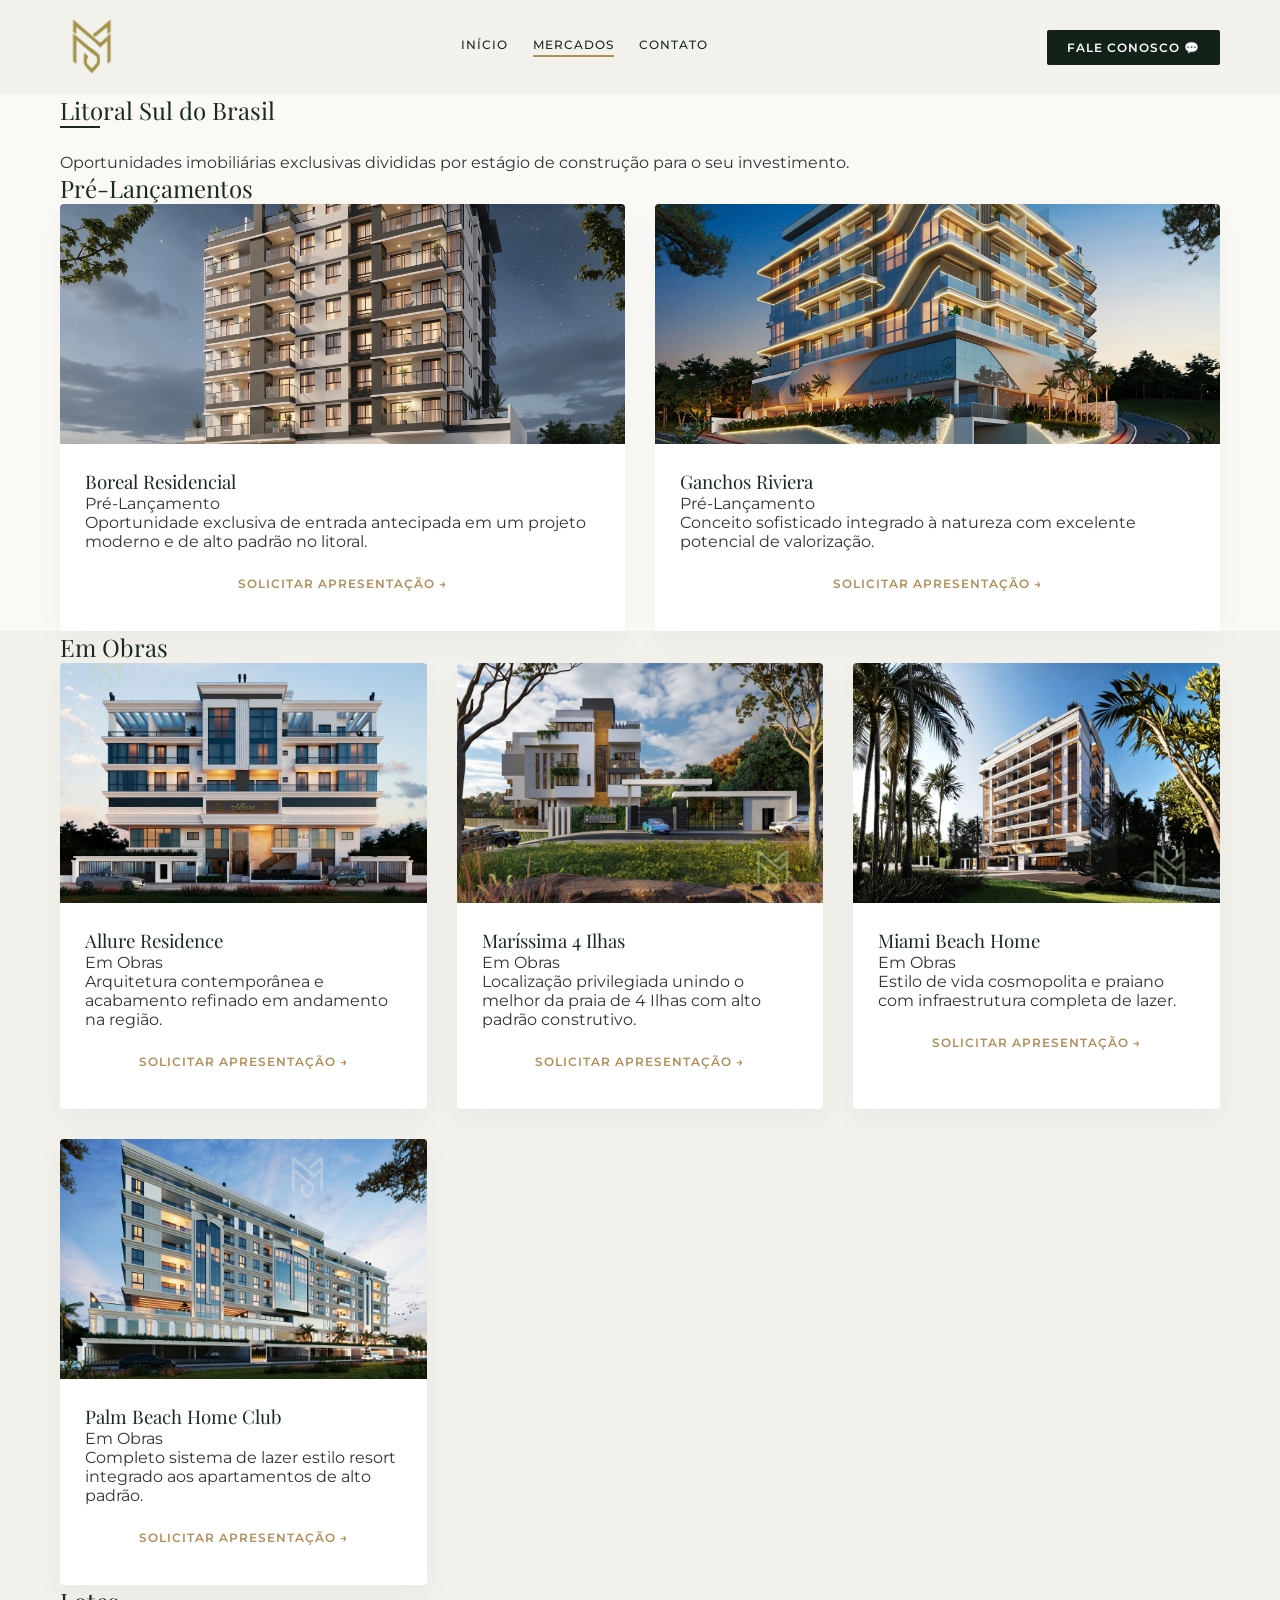
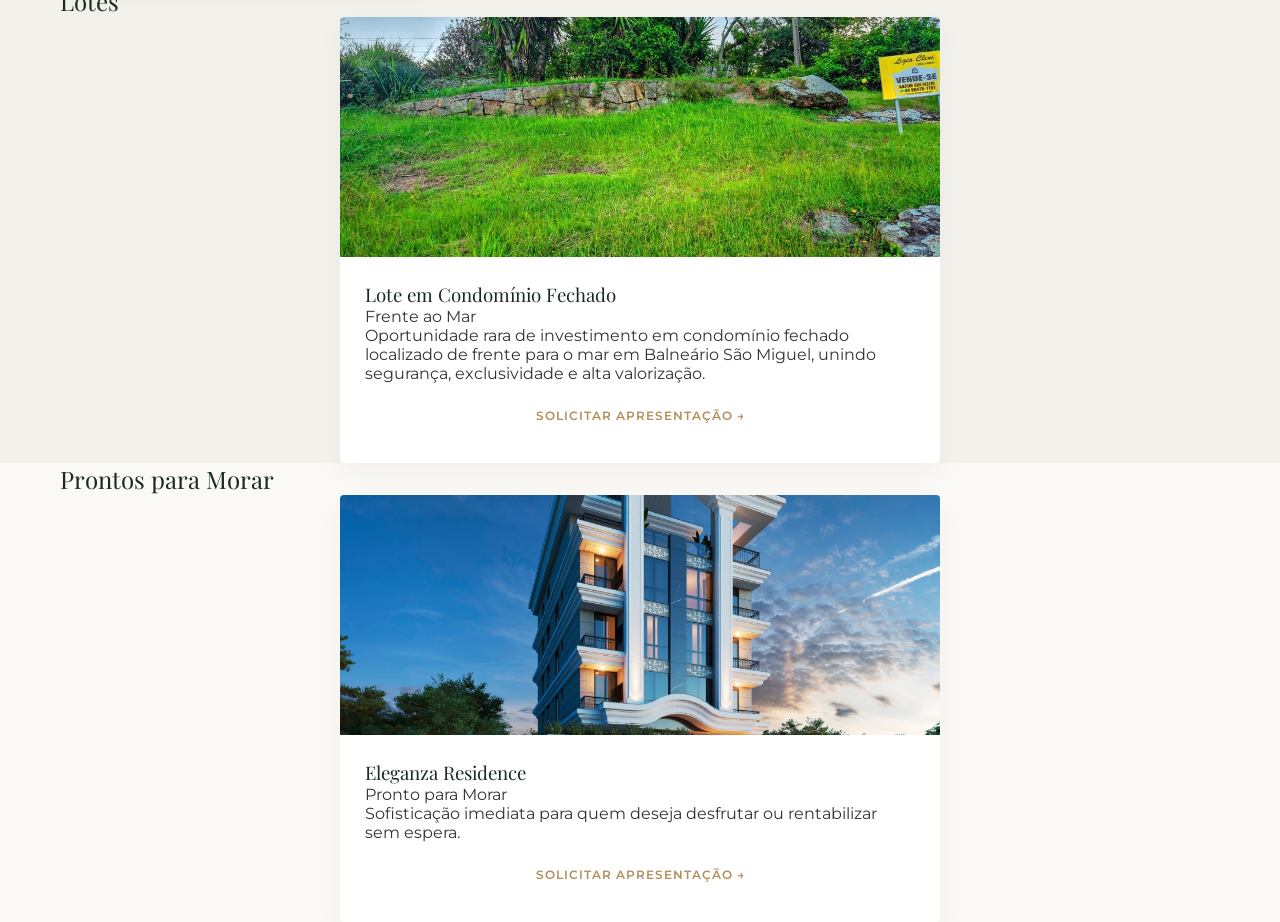
<file: litoral-sul.html>
<!DOCTYPE html>
<html lang="pt-BR">
<head>
    <meta charset="UTF-8">
    <meta name="viewport" content="width=device-width, initial-scale=1.0">
    <title>Litoral Sul do Brasil | Santa Mali</title>
    <link href="https://fonts.googleapis.com/css2?family=Playfair+Display:ital,wght@0,400;0,600;1,400&family=Montserrat:wght@400;500;600&display=swap" rel="stylesheet">
    <link rel="stylesheet" href="style.css">
</head>
<body>

    <!-- CABEÇALHO -->
    <header class="navbar">
        <div class="container nav-container">
            <a href="index.html"><img src="logo-novo.png" alt="Santa Mali" class="logo"></a>
            <nav class="nav-links">
                <a href="index.html">INÍCIO</a>
                <a href="#" class="active">MERCADOS</a>
                <a href="#formulario">CONTATO</a>
            </nav>
            <a href="https://wa.me/5548992104003" target="_blank" class="btn-dark btn-small">FALE CONOSCO 💬</a>
        </div>
    </header>

    <!-- TÍTULO DA PÁGINA -->
    <section class="pagina-header">
        <div class="container">
            <h1>Litoral Sul do Brasil</h1>
            <hr class="linha-curta">
            <p>Oportunidades imobiliárias exclusivas divididas por estágio de construção para o seu investimento.</p>
        </div>
    </section>

    <!-- CATEGORIA: PRÉ-LANÇAMENTOS -->
    <section class="empreendimentos-section">
        <div class="container">
            <h2 class="categoria-titulo">Pré-Lançamentos</h2>
            <div class="empreendimentos-grid">
                
                <!-- Boreal Residencial -->
                <div class="empreendimento-card">
                    <div class="empreendimento-img-wrapper">
                        <img src="boreal-residencial.jpg" alt="Boreal Residencial">
                        <span class="tag-localizacao">📍 Litoral Sul</span>
                    </div>
                    <div class="empreendimento-info">
                        <h3>Boreal Residencial</h3>
                        <p class="subtitulo-local">Pré-Lançamento</p>
                        <p class="descricao">Oportunidade exclusiva de entrada antecipada em um projeto moderno e de alto padrão no litoral.</p>
                       <a href="https://wa.me/5548992104003" target="_blank" class="btn-outline btn-full">SOLICITAR APRESENTAÇÃO →</a>
                    </div>
                </div>

                <!-- Ganchos Riviera -->
                <div class="empreendimento-card">
                    <div class="empreendimento-img-wrapper">
                        <img src="ganchos-riviera.jpg" alt="Ganchos Riviera">
                        <span class="tag-localizacao">📍 Litoral Sul</span>
                    </div>
                    <div class="empreendimento-info">
                        <h3>Ganchos Riviera</h3>
                        <p class="subtitulo-local">Pré-Lançamento</p>
                        <p class="descricao">Conceito sofisticado integrado à natureza com excelente potencial de valorização.</p>
                     <a href="https://wa.me/5548992104003" target="_blank" class="btn-outline btn-full">SOLICITAR APRESENTAÇÃO →</a>
                    </div>
                </div>

            </div>
        </div>
    </section>

    <!-- CATEGORIA: EM OBRAS -->
    <section class="empreendimentos-section" style="background-color: #f3f1eb;">
        <div class="container">
            <h2 class="categoria-titulo">Em Obras</h2>
            <div class="empreendimentos-grid">
                
                <!-- Allure Residence -->
                <div class="empreendimento-card">
                    <div class="empreendimento-img-wrapper">
                        <img src="allure-residence.jpg" alt="Allure Residence">
                        <span class="tag-localizacao">📍 Litoral Sul</span>
                    </div>
                    <div class="empreendimento-info">
                        <h3>Allure Residence</h3>
                        <p class="subtitulo-local">Em Obras</p>
                        <p class="descricao">Arquitetura contemporânea e acabamento refinado em andamento na região.</p>
                        <a href="https://wa.me/5548992104003" target="_blank" class="btn-outline btn-full">SOLICITAR APRESENTAÇÃO →</a>
                    </div>
                </div>

                <!-- Maríssima 4 Ilhas -->
                <div class="empreendimento-card">
                    <div class="empreendimento-img-wrapper">
                        <img src="marissima-4-ilhas.jpg" alt="Maríssima 4 Ilhas">
                        <span class="tag-localizacao">📍 Litoral Sul</span>
                    </div>
                    <div class="empreendimento-info">
                        <h3>Maríssima 4 Ilhas</h3>
                        <p class="subtitulo-local">Em Obras</p>
                        <p class="descricao">Localização privilegiada unindo o melhor da praia de 4 Ilhas com alto padrão construtivo.</p>
                        <a href="https://wa.me/5548992104003" target="_blank" class="btn-outline btn-full">SOLICITAR APRESENTAÇÃO →</a>
                    </div>
                </div>

                <!-- Miami Beach Home -->
                <div class="empreendimento-card">
                    <div class="empreendimento-img-wrapper">
                        <img src="miami-beach-home.jpg" alt="Miami Beach Home">
                        <span class="tag-localizacao">📍 Litoral Sul</span>
                    </div>
                    <div class="empreendimento-info">
                        <h3>Miami Beach Home</h3>
                        <p class="subtitulo-local">Em Obras</p>
                        <p class="descricao">Estilo de vida cosmopolita e praiano com infraestrutura completa de lazer.</p>
                        <a href="https://wa.me/5548992104003" target="_blank" class="btn-outline btn-full">SOLICITAR APRESENTAÇÃO →</a>
                    </div>
                </div>

                <!-- Palm Beach Home Club -->
                <div class="empreendimento-card">
                    <div class="empreendimento-img-wrapper">
                        <img src="palm-beach-home-club.jpg" alt="Palm Beach Home Club">
                        <span class="tag-localizacao">📍 Litoral Sul</span>
                    </div>
                    <div class="empreendimento-info">
                        <h3>Palm Beach Home Club</h3>
                        <p class="subtitulo-local">Em Obras</p>
                        <p class="descricao">Completo sistema de lazer estilo resort integrado aos apartamentos de alto padrão.</p>
                        <a href="https://wa.me/5548992104003" target="_blank" class="btn-outline btn-full">SOLICITAR APRESENTAÇÃO →</a>
                    </div>
                </div>

            </div>
        </div>
    </section>
    
<!-- CATEGORIA: LOTES -->
    <section class="empreendimentos-section" style="background-color: var(--bege-claro);">
        <div class="container">
            <h2 class="categoria-titulo">Lotes</h2>
            <div class="empreendimentos-grid" style="max-width: 600px; margin: 0 auto;">
                
                <!-- Lote Condomínio Fechado Balneário São Miguel -->
                <div class="empreendimento-card">
                    <div class="empreendimento-img-wrapper">
                        <!-- Lembre-se de subir a foto com este mesmo nome no GitHub -->
                        <img src="lote-balneario-sao-miguel.jpg" alt="Lote em Condomínio Fechado em Balneário São Miguel">
                        <span class="tag-localizacao">📍 Balneário São Miguel - Frente ao Mar</span>
                    </div>
                    <div class="empreendimento-info">
                        <h3>Lote em Condomínio Fechado</h3>
                        <p class="subtitulo-local">Frente ao Mar</p>
                        <p class="descricao">Oportunidade rara de investimento em condomínio fechado localizado de frente para o mar em Balneário São Miguel, unindo segurança, exclusividade e alta valorização.</p>
                        <a href="https://wa.me/5548992104003" target="_blank" class="btn-outline btn-full">SOLICITAR APRESENTAÇÃO →</a>
                    </div>
                </div>

            </div>
        </div>
    </section>
    
    <!-- CATEGORIA: PRONTOS PARA MORAR -->
    <section class="empreendimentos-section">
        <div class="container">
            <h2 class="categoria-titulo">Prontos para Morar</h2>
            <div class="empreendimentos-grid" style="max-width: 600px; margin: 0 auto;">
                
                <!-- Eleganza Residence -->
                <div class="empreendimento-card">
                    <div class="empreendimento-img-wrapper">
                        <img src="eleganza-residence.jpg" alt="Eleganza Residence">
                        <span class="tag-localizacao">📍 Litoral Sul</span>
                    </div>
                    <div class="empreendimento-info">
                        <h3>Eleganza Residence</h3>
                        <p class="subtitulo-local">Pronto para Morar</p>
                        <p class="descricao">Sofisticação imediata para quem deseja desfrutar ou rentabilizar sem espera.</p>
                        <a href="https://wa.me/5548992104003" target="_blank" class="btn-outline btn-full">SOLICITAR APRESENTAÇÃO →</a>
                    </div>
                </div>

            </div>
        </div>
    </section>

</body>
</html>
</file>
<file: style.css>
/* --- RESET E VARIÁVEIS --- */
:root {
    --verde-escuro: #122219;
    --dourado: #b18e5a;
    --bege-claro: #f3f1eb;
    --bege-fundo: #faf9f6;
    --texto-escuro: #192a20;
    --texto-cinza: #333333;
    --branco: #ffffff;
}

html {
    scroll-behavior: smooth;
}

* {
    margin: 0;
    padding: 0;
    box-sizing: border-box;
}

body {
    font-family: 'Montserrat', sans-serif;
    background-color: var(--bege-fundo);
    color: var(--texto-cinza);
    overflow-x: hidden;
}

h1, h2, h3, h4 {
    font-family: 'Playfair Display', serif;
    color: var(--texto-escuro);
    font-weight: normal;
}

.container {
    max-width: 1200px;
    margin: 0 auto;
    padding: 0 20px;
}

/* --- BARRA SUPERIOR --- */
.top-bar {
    background-color: var(--verde-escuro);
    color: var(--branco);
    text-align: center;
    padding: 10px;
    font-size: 11px;
    letter-spacing: 0.5px;
}
.icon-globe { color: var(--dourado); margin-right: 5px; }
.destaque-top { border-bottom: 1px solid var(--dourado); }

/* --- MENU (NAVBAR) --- */
.navbar {
    background-color: var(--bege-claro);
    padding: 15px 0;
}
.nav-container {
    display: flex;
    justify-content: space-between;
    align-items: center;
}
.logo { 
    height: 60px;
    width: auto;
}
.nav-links {
    display: flex;
    gap: 25px;
}
.nav-links a {
    text-decoration: none;
    color: var(--texto-escuro);
    font-size: 12px;
    font-weight: 500;
    letter-spacing: 1px;
}
.nav-links a.active {
    border-bottom: 2px solid var(--dourado);
    padding-bottom: 3px;
}

/* --- BOTÕES --- */
.btn-dark {
    background-color: var(--verde-escuro);
    color: var(--branco);
    padding: 15px 30px;
    text-decoration: none;
    font-size: 12px;
    font-weight: 600;
    letter-spacing: 1px;
    transition: 0.3s;
    border-radius: 2px;
    display: inline-block;
}
.btn-dark:hover { background-color: #000; }

.btn-small { padding: 10px 20px; }

.btn-outline {
    background-color: transparent;
    color: var(--dourado);
    border: 1px solid var(--dourado);
    padding: 15px 30px;
    text-decoration: none;
    font-size: 12px;
    font-weight: 600;
    letter-spacing: 1px;
    transition: 0.3s;
    border-radius: 2px;
    display: inline-block;
}
.btn-outline:hover {
    background-color: var(--dourado);
    color: var(--branco);
}

/* --- SEÇÃO PRINCIPAL (HERO) --- */
.hero {
    background: linear-gradient(90deg, var(--bege-fundo) 5%, rgba(250, 249, 246, 0.8) 25%, transparent 50%), url('fundo-claro.jpg') center/cover no-repeat;
    position: relative;
    min-height: 85vh;
    display: flex;
    flex-direction: column;
    justify-content: center;
}
.hero-container {
    max-width: 1400px; 
    width: 100%;
    margin: 0 auto;
    padding-left: 4%; 
}
.hero-content {
    max-width: 650px;
    padding-bottom: 80px; 
}
.hero h1 {
    font-size: 72px;
    line-height: 1.05;
    margin-bottom: 10px;
}
.ponto-dourado { color: var(--dourado); }
.linha-curta {
    width: 40px;
    border: none;
    border-top: 2px solid var(--texto-escuro);
    margin-bottom: 25px;
}
.hero p {
    font-size: 19px;
    line-height: 1.6;
    margin-bottom: 40px;
    color: var(--texto-escuro);
}
.destaque-texto { color: var(--dourado); font-weight: 600; }
.hero-buttons {
    display: flex;
    gap: 15px;
}

/* --- PAÍSES NO RODAPÉ DO HERO --- */
.hero-countries {
    position: absolute;
    bottom: 0;
    width: 100%;
    background: linear-gradient(to top, rgba(18, 34, 25, 0.9), rgba(18, 34, 25, 0));
    padding: 50px 0 25px 0;
}
.countries-container {
    display: flex;
    justify-content: space-between;
    align-items: center;
}
.country-item {
    display: flex;
    align-items: center;
    gap: 15px;
    flex: 1;
    justify-content: center;
}
.bandeira {
    width: 32px;
    border-radius: 2px;
    box-shadow: 0 2px 4px rgba(0,0,0,0.3);
}
.country-item h4 {
    color: var(--branco);
    font-size: 14px;
    font-family: 'Montserrat', sans-serif;
    font-weight: 600;
    margin-bottom: 5px;
    letter-spacing: 1px;
}
.country-item p {
    font-size: 12px;
    line-height: 1.4;
    color: #e0e0e0;
}
.divisor {
    width: 1px;
    height: 40px;
    background-color: rgba(255,255,255,0.2);
}

/* --- SEÇÃO DIFERENCIAIS --- */
.features {
    background-color: var(--bege-fundo);
    padding: 80px 0;
}
.features-container {
    display: flex;
    justify-content: space-between;
    gap: 40px;
}
.feature-box {
    flex: 1;
    text-align: left;
}
.feature-icon {
    width: 65px;
    height: 65px;
    border: 1px solid var(--dourado);
    border-radius: 50%;
    display: flex;
    align-items: center;
    justify-content: center;
    font-size: 24px;
    color: var(--dourado);
    margin-bottom: 20px;
}
.feature-box h4 {
    font-size: 15px;
    font-family: 'Montserrat', sans-serif;
    font-weight: 600;
    margin-bottom: 15px;
    letter-spacing: 0.5px;
    color: var(--texto-escuro);
}
.feature-box p {
    font-size: 13px;
    line-height: 1.6;
}

/* --- SEÇÃO DE FORMULÁRIO / CONTATO --- */
.contato-section {
    background-color: var(--bege-claro);
    padding: 80px 0;
}
.contato-container {
    display: flex;
    gap: 60px;
    align-items: center;
    background-color: var(--branco);
    padding: 50px 60px;
    border-radius: 4px;
    box-shadow: 0 15px 40px rgba(0,0,0,0.04);
}
.contato-texto {
    flex: 1;
}
.contato-texto h2 {
    font-size: 38px;
    margin-bottom: 15px;
}
.contato-form {
    flex: 1;
    width: 100%;
}
.contato-form form {
    display: flex;
    flex-direction: column;
    gap: 15px;
}
.contato-form input, .contato-form select {
    padding: 16px;
    border: 1px solid #ddd;
    border-radius: 2px;
    font-family: 'Montserrat', sans-serif;
    font-size: 13px;
    color: var(--texto-escuro);
    outline: none;
    background-color: #fcfcfc;
    transition: 0.3s;
}
.contato-form input:focus, .contato-form select:focus {
    border-color: var(--dourado);
    background-color: var(--branco);
}
.btn-full {
    width: 100%;
    margin-top: 10px;
    text-align: center;
    cursor: pointer;
    border: none;
}

/* Responsividade Básica */
@media (max-width: 768px) {
    .contato-container {
        flex-direction: column;
        padding: 40px 20px;
        gap: 30px;
    }
    .hero-container {
        padding-left: 20px;
        padding-right: 20px;
    }
    .features-container, .countries-container {
        flex-direction: column;
    }
}
/* --- ESTILO DOS BOTÕES DE PAÍSES NO HERO --- */
.hero-countries a.country-item {
    text-decoration: none;
    cursor: pointer;
    transition: transform 0.3s ease, opacity 0.3s ease;
}
.hero-countries a.country-item:hover {
    transform: translateY(-3px);
    opacity: 0.85;
}
/* --- CORREÇÃO DA GRADE E DAS IMAGENS DO LITORAL SUL --- */
.empreendimentos-grid {
    display: grid;
    grid-template-columns: repeat(auto-fit, minmax(320px, 1fr));
    gap: 30px;
    max-width: 1200px;
    margin: 0 auto;
}

.empreendimento-card {
    background-color: var(--branco);
    border-radius: 4px;
    overflow: hidden;
    box-shadow: 0 10px 30px rgba(0,0,0,0.04);
    display: flex;
    flex-direction: column;
}

.empreendimento-img-wrapper {
    position: relative;
    width: 100%;
    height: 240px; /* Trava a altura exata da foto para não esticar */
    overflow: hidden;
}

.empreendimento-img-wrapper img {
    width: 100%;
    height: 100%;
    object-fit: cover; /* Mantém a proporção sem distorcer */
}

.empreendimento-info {
    padding: 25px;
    display: flex;
    flex-direction: column;
    flex-grow: 1;
}
/* --- RESPONSIVIDADE PARA CELULARES --- */
@media (max-width: 768px) {
    /* Menu e Topo */
    .nav-container {
        flex-direction: column;
        gap: 15px;
    }
    .nav-links {
        display: none; /* Oculta o menu longo no celular para não poluir (ou deixa empilhado) */
    }
    
    /* Seção Principal (Hero) */
    .hero {
        min-height: auto;
        padding-bottom: 20px;
    }
    .hero-container {
        padding-left: 20px;
        padding-right: 20px;
        padding-top: 40px;
    }
    .hero h1 {
        font-size: 40px; /* Reduz o título principal para caber na tela do celular */
        line-height: 1.1;
    }
    .hero p {
        font-size: 16px;
    }
    .hero-buttons {
        flex-direction: column;
        gap: 10px;
    }
    .hero-buttons a {
        text-align: center;
    }

    /* Barra de Países no Hero */
    .hero-countries {
        position: relative;
        background: var(--verde-escuro);
        padding: 30px 0;
    }
    .countries-container {
        flex-direction: column;
        gap: 20px;
    }
    .divisor {
        width: 100%;
        height: 1px;
        background-color: rgba(255,255,255,0.1);
    }

    /* Grade de Empreendimentos e Lotes */
    .empreendimentos-grid {
        grid-template-columns: 1fr; /* Força 1 card por linha no celular */
        gap: 20px;
        padding: 0 15px;
    }

    /* Seção de Formulário / Contato */
    .contato-container {
        flex-direction: column;
        padding: 30px 20px;
        gap: 20px;
    }
    .contato-texto h2 {
        font-size: 28px;
    }
}
</file>
